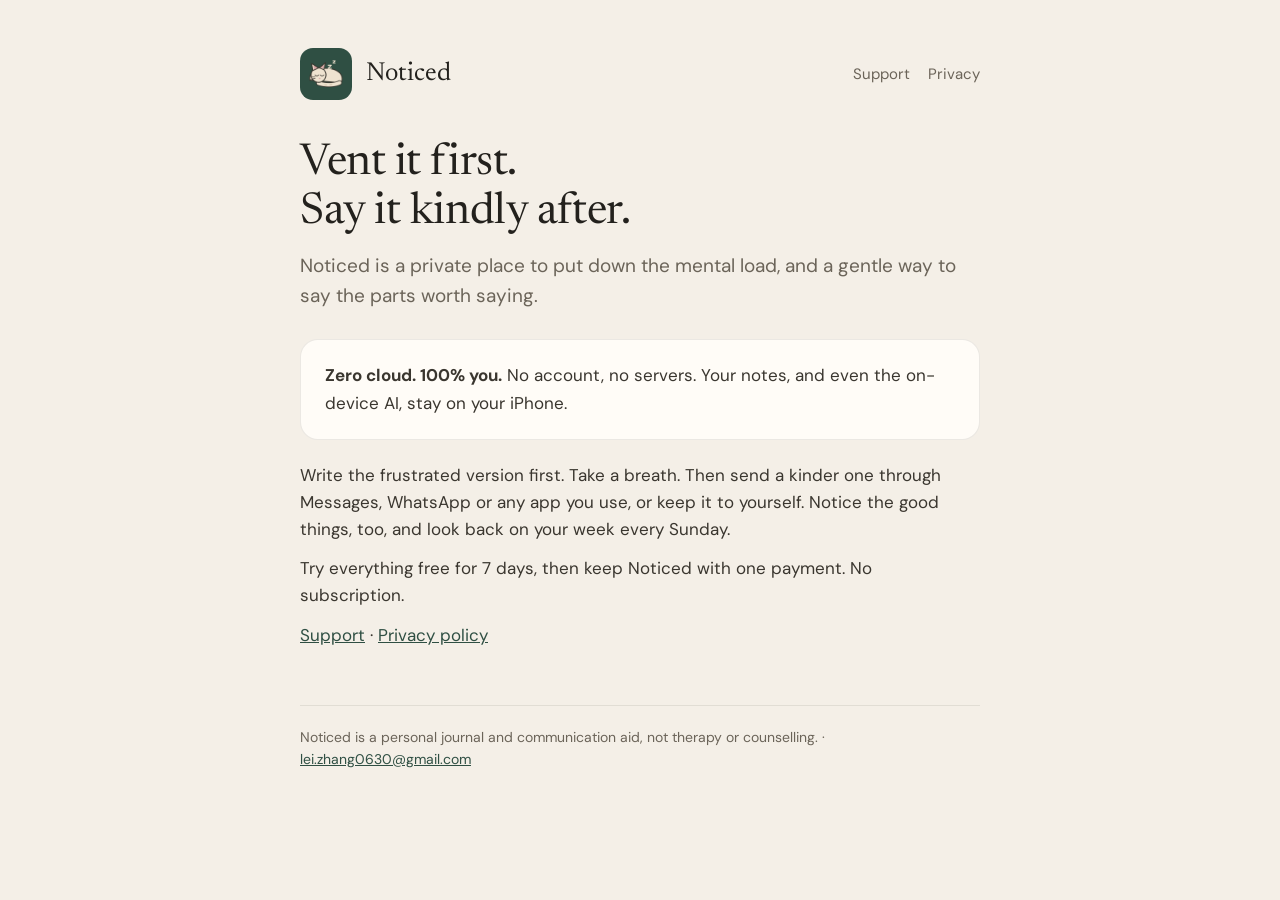
<file: index.html>
<!doctype html>
<html lang="en">
<head>
<meta charset="utf-8">
<meta name="viewport" content="width=device-width, initial-scale=1">
<link rel="icon" href="icon.png">
<link rel="preconnect" href="https://fonts.googleapis.com">
<link rel="preconnect" href="https://fonts.gstatic.com" crossorigin>
<link href="https://fonts.googleapis.com/css2?family=DM+Sans:wght@400;600&family=Newsreader&display=swap" rel="stylesheet">
<link rel="stylesheet" href="style.css">
<title>Noticed — Say it kindly</title>
<meta name="description" content="Vent privately, then say it kindly. A private notes app for the mental load, with on-device AI. Nothing leaves your iPhone.">
</head>
<body><div class="wrap">
<header><img src="icon.png" alt=""><a href="index.html">Noticed</a><nav><a href="support.html" >Support</a><a href="privacy.html" >Privacy</a></nav></header>
<h1>Vent it first.<br>Say it kindly after.</h1>
<p class="lede">Noticed is a private place to put down the mental load, and a gentle way to say the parts worth saying.</p>
<div class="card">
<p><strong>Zero cloud. 100% you.</strong> No account, no servers. Your notes, and even the on-device AI, stay on your iPhone.</p>
</div>
<p>Write the frustrated version first. Take a breath. Then send a kinder one through Messages, WhatsApp or any app you use, or keep it to yourself. Notice the good things, too, and look back on your week every Sunday.</p>
<p>Try everything free for 7 days, then keep Noticed with one payment. No subscription.</p>
<p><a href="support.html">Support</a> · <a href="privacy.html">Privacy policy</a></p>
<footer>Noticed is a personal journal and communication aid, not therapy or counselling. · <a href="mailto:lei.zhang0630@gmail.com">lei.zhang0630@gmail.com</a></footer>
</div></body>
</html>
</file>
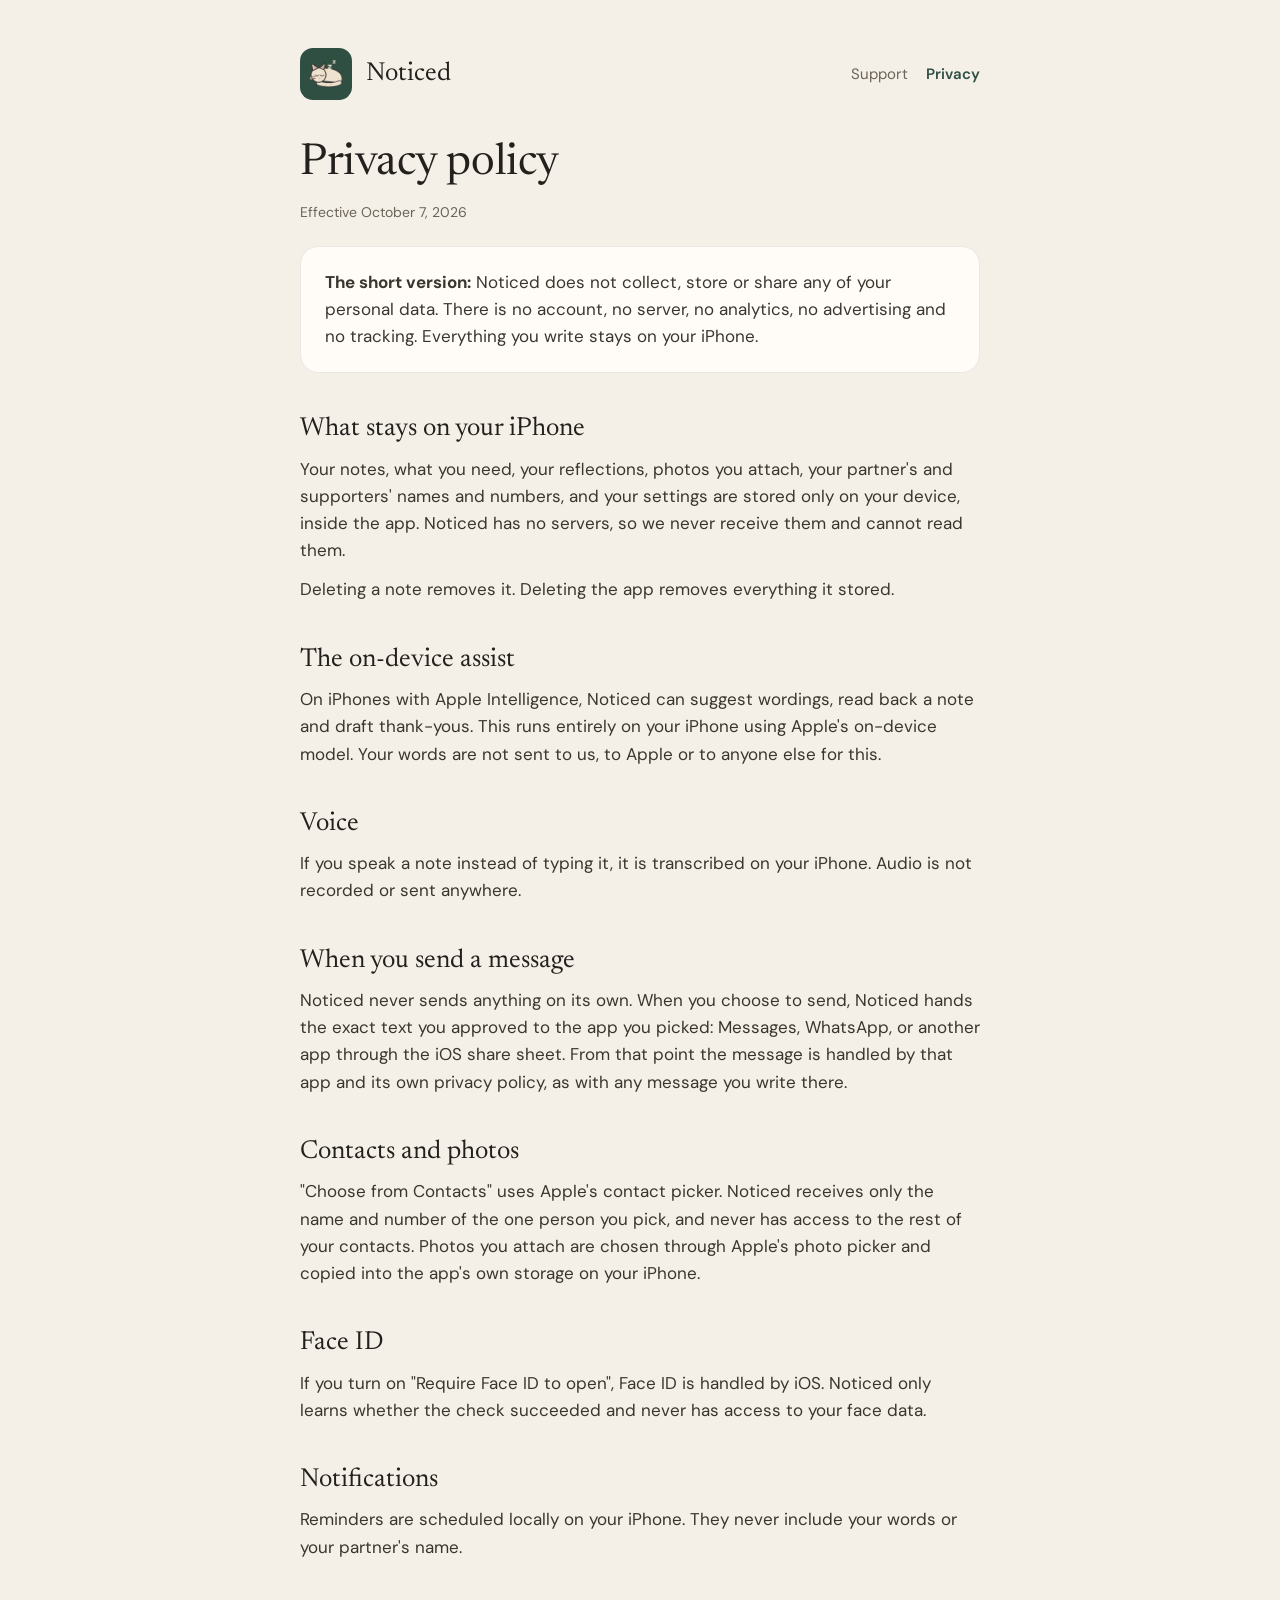
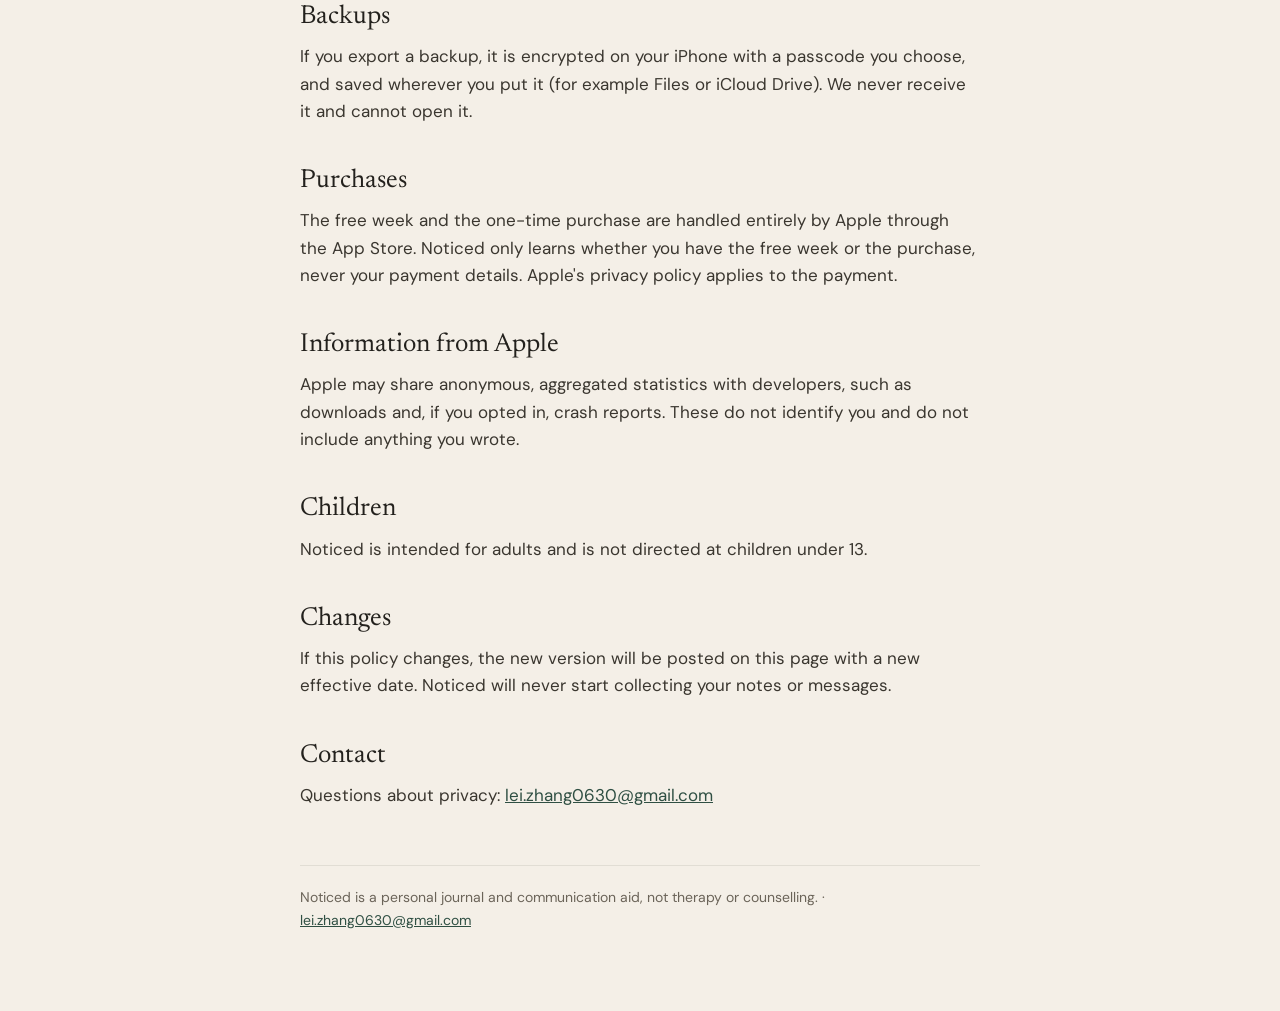
<file: privacy.html>
<!doctype html>
<html lang="en">
<head>
<meta charset="utf-8">
<meta name="viewport" content="width=device-width, initial-scale=1">
<link rel="icon" href="icon.png">
<link rel="preconnect" href="https://fonts.googleapis.com">
<link rel="preconnect" href="https://fonts.gstatic.com" crossorigin>
<link href="https://fonts.googleapis.com/css2?family=DM+Sans:wght@400;600&family=Newsreader&display=swap" rel="stylesheet">
<link rel="stylesheet" href="style.css">
<title>Privacy policy — Noticed</title>
<meta name="description" content="Noticed collects no personal data. Your notes and the on-device AI stay on your iPhone.">
</head>
<body><div class="wrap">
<header><img src="icon.png" alt=""><a href="index.html">Noticed</a><nav><a href="support.html">Support</a><a href="privacy.html" aria-current="page">Privacy</a></nav></header>

<h1>Privacy policy</h1>
<p class="updated">Effective October 7, 2026</p>

<div class="card">
<p><strong>The short version:</strong> Noticed does not collect, store or share any of your personal data. There is no account, no server, no analytics, no advertising and no tracking. Everything you write stays on your iPhone.</p>
</div>

<h2>What stays on your iPhone</h2>
<p>Your notes, what you need, your reflections, photos you attach, your partner's and supporters' names and numbers, and your settings are stored only on your device, inside the app. Noticed has no servers, so we never receive them and cannot read them.</p>
<p>Deleting a note removes it. Deleting the app removes everything it stored.</p>

<h2>The on-device assist</h2>
<p>On iPhones with Apple Intelligence, Noticed can suggest wordings, read back a note and draft thank-yous. This runs entirely on your iPhone using Apple's on-device model. Your words are not sent to us, to Apple or to anyone else for this.</p>

<h2>Voice</h2>
<p>If you speak a note instead of typing it, it is transcribed on your iPhone. Audio is not recorded or sent anywhere.</p>

<h2>When you send a message</h2>
<p>Noticed never sends anything on its own. When you choose to send, Noticed hands the exact text you approved to the app you picked: Messages, WhatsApp, or another app through the iOS share sheet. From that point the message is handled by that app and its own privacy policy, as with any message you write there.</p>

<h2>Contacts and photos</h2>
<p>"Choose from Contacts" uses Apple's contact picker. Noticed receives only the name and number of the one person you pick, and never has access to the rest of your contacts. Photos you attach are chosen through Apple's photo picker and copied into the app's own storage on your iPhone.</p>

<h2>Face ID</h2>
<p>If you turn on "Require Face ID to open", Face ID is handled by iOS. Noticed only learns whether the check succeeded and never has access to your face data.</p>

<h2>Notifications</h2>
<p>Reminders are scheduled locally on your iPhone. They never include your words or your partner's name.</p>

<h2>Backups</h2>
<p>If you export a backup, it is encrypted on your iPhone with a passcode you choose, and saved wherever you put it (for example Files or iCloud Drive). We never receive it and cannot open it.</p>

<h2>Purchases</h2>
<p>The free week and the one-time purchase are handled entirely by Apple through the App Store. Noticed only learns whether you have the free week or the purchase, never your payment details. Apple's privacy policy applies to the payment.</p>

<h2>Information from Apple</h2>
<p>Apple may share anonymous, aggregated statistics with developers, such as downloads and, if you opted in, crash reports. These do not identify you and do not include anything you wrote.</p>

<h2>Children</h2>
<p>Noticed is intended for adults and is not directed at children under 13.</p>

<h2>Changes</h2>
<p>If this policy changes, the new version will be posted on this page with a new effective date. Noticed will never start collecting your notes or messages.</p>

<h2>Contact</h2>
<p>Questions about privacy: <a href="mailto:lei.zhang0630@gmail.com">lei.zhang0630@gmail.com</a></p>

<footer>Noticed is a personal journal and communication aid, not therapy or counselling. · <a href="mailto:lei.zhang0630@gmail.com">lei.zhang0630@gmail.com</a></footer>
</div></body>
</html>
</file>
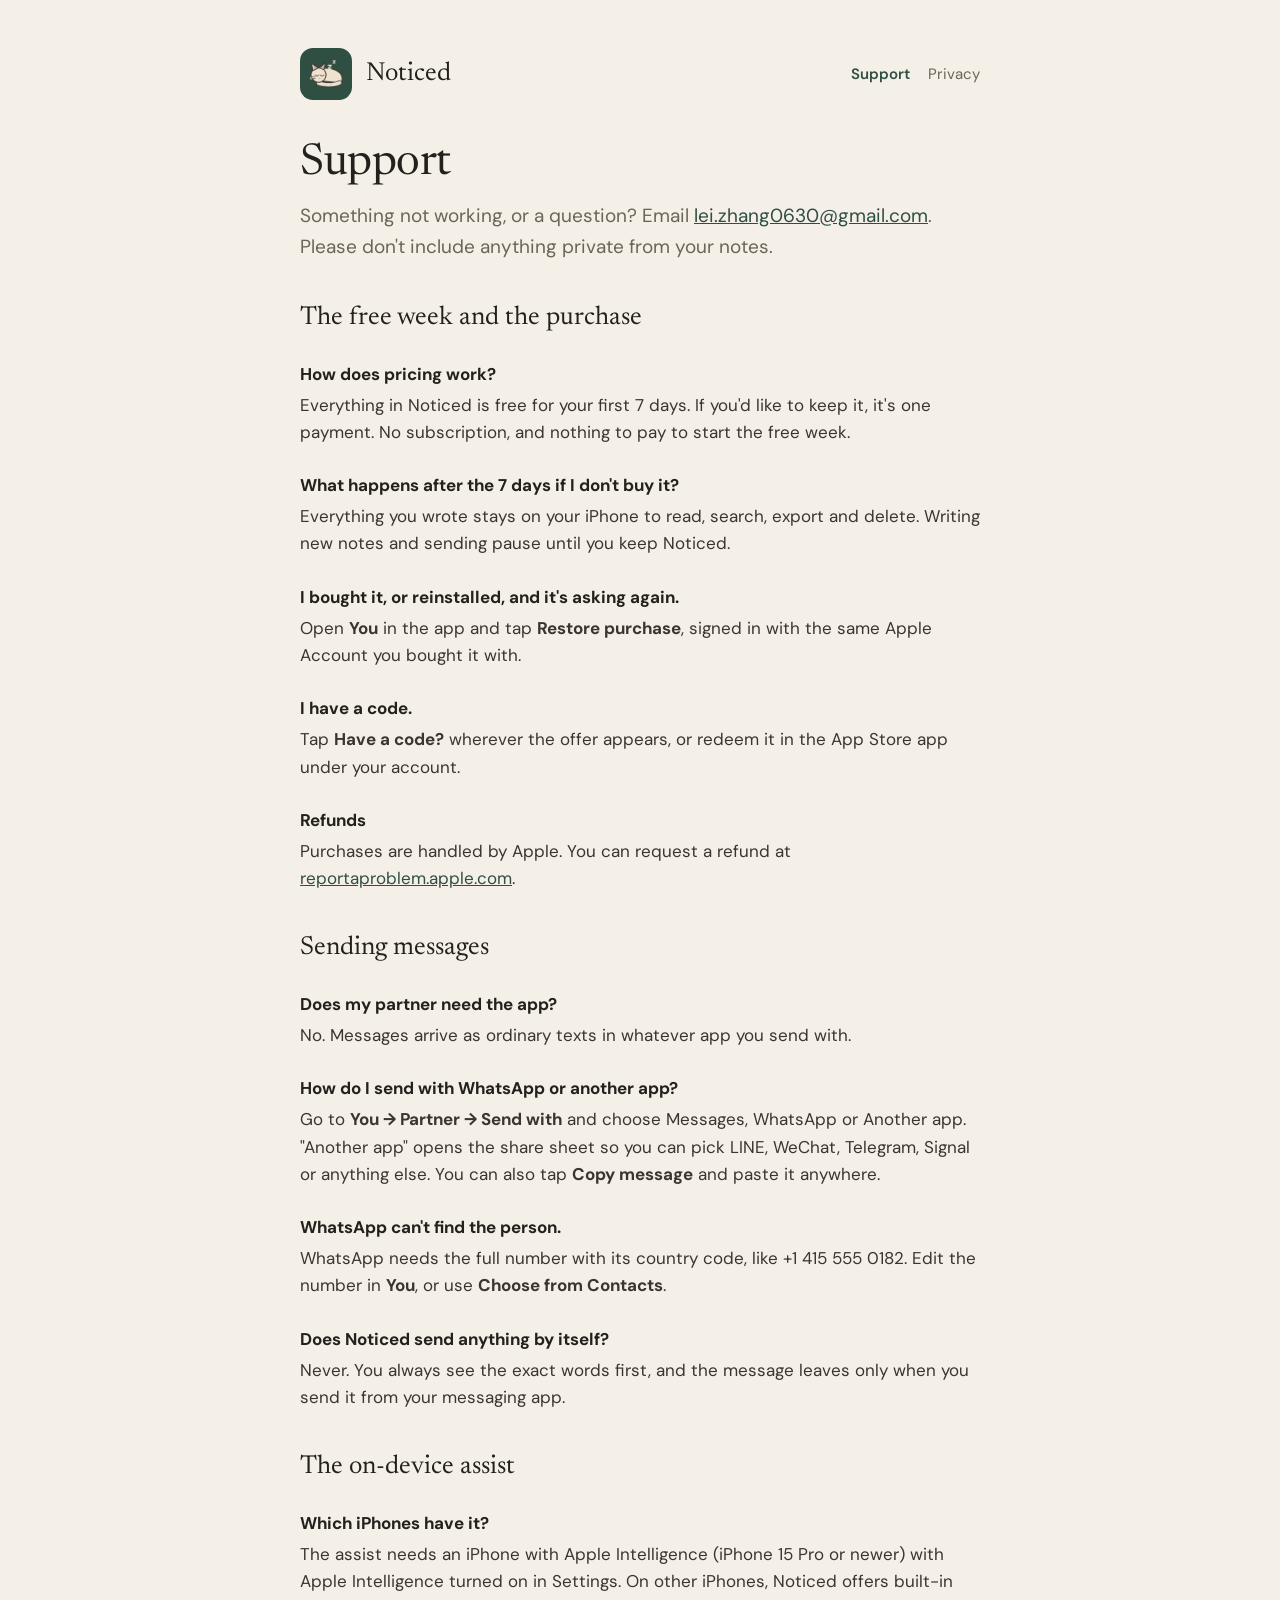
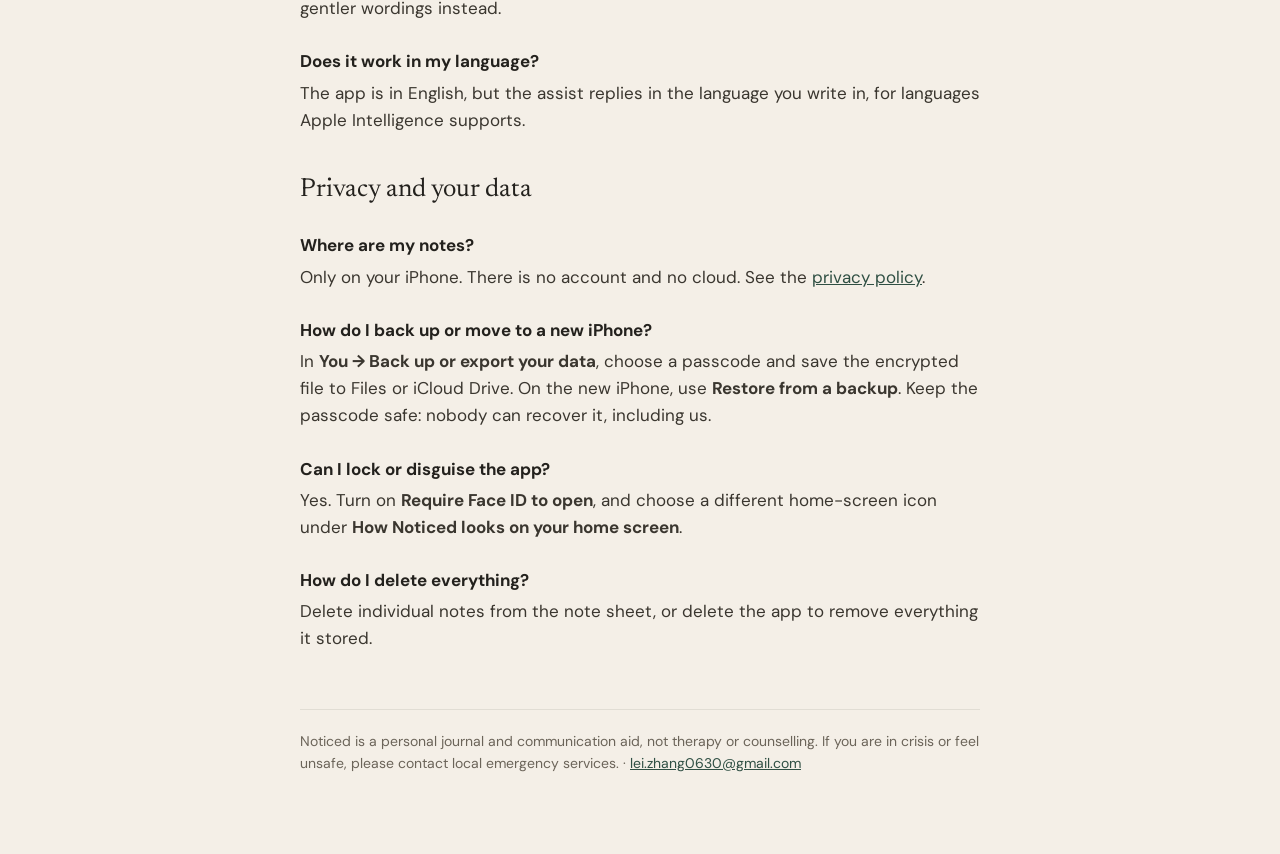
<file: support.html>
<!doctype html>
<html lang="en">
<head>
<meta charset="utf-8">
<meta name="viewport" content="width=device-width, initial-scale=1">
<link rel="icon" href="icon.png">
<link rel="preconnect" href="https://fonts.googleapis.com">
<link rel="preconnect" href="https://fonts.gstatic.com" crossorigin>
<link href="https://fonts.googleapis.com/css2?family=DM+Sans:wght@400;600&family=Newsreader&display=swap" rel="stylesheet">
<link rel="stylesheet" href="style.css">
<title>Support — Noticed</title>
<meta name="description" content="Help with Noticed: the free week, sending, the on-device assist, backups and privacy.">
</head>
<body><div class="wrap">
<header><img src="icon.png" alt=""><a href="index.html">Noticed</a><nav><a href="support.html" aria-current="page">Support</a><a href="privacy.html">Privacy</a></nav></header>

<h1>Support</h1>
<p class="lede">Something not working, or a question? Email <a href="mailto:lei.zhang0630@gmail.com">lei.zhang0630@gmail.com</a>. Please don't include anything private from your notes.</p>

<h2>The free week and the purchase</h2>
<h3>How does pricing work?</h3>
<p>Everything in Noticed is free for your first 7 days. If you'd like to keep it, it's one payment. No subscription, and nothing to pay to start the free week.</p>
<h3>What happens after the 7 days if I don't buy it?</h3>
<p>Everything you wrote stays on your iPhone to read, search, export and delete. Writing new notes and sending pause until you keep Noticed.</p>
<h3>I bought it, or reinstalled, and it's asking again.</h3>
<p>Open <strong>You</strong> in the app and tap <strong>Restore purchase</strong>, signed in with the same Apple Account you bought it with.</p>
<h3>I have a code.</h3>
<p>Tap <strong>Have a code?</strong> wherever the offer appears, or redeem it in the App Store app under your account.</p>
<h3>Refunds</h3>
<p>Purchases are handled by Apple. You can request a refund at <a href="https://reportaproblem.apple.com">reportaproblem.apple.com</a>.</p>

<h2>Sending messages</h2>
<h3>Does my partner need the app?</h3>
<p>No. Messages arrive as ordinary texts in whatever app you send with.</p>
<h3>How do I send with WhatsApp or another app?</h3>
<p>Go to <strong>You → Partner → Send with</strong> and choose Messages, WhatsApp or Another app. "Another app" opens the share sheet so you can pick LINE, WeChat, Telegram, Signal or anything else. You can also tap <strong>Copy message</strong> and paste it anywhere.</p>
<h3>WhatsApp can't find the person.</h3>
<p>WhatsApp needs the full number with its country code, like +1 415 555 0182. Edit the number in <strong>You</strong>, or use <strong>Choose from Contacts</strong>.</p>
<h3>Does Noticed send anything by itself?</h3>
<p>Never. You always see the exact words first, and the message leaves only when you send it from your messaging app.</p>

<h2>The on-device assist</h2>
<h3>Which iPhones have it?</h3>
<p>The assist needs an iPhone with Apple Intelligence (iPhone 15 Pro or newer) with Apple Intelligence turned on in Settings. On other iPhones, Noticed offers built-in gentler wordings instead.</p>
<h3>Does it work in my language?</h3>
<p>The app is in English, but the assist replies in the language you write in, for languages Apple Intelligence supports.</p>

<h2>Privacy and your data</h2>
<h3>Where are my notes?</h3>
<p>Only on your iPhone. There is no account and no cloud. See the <a href="privacy.html">privacy policy</a>.</p>
<h3>How do I back up or move to a new iPhone?</h3>
<p>In <strong>You → Back up or export your data</strong>, choose a passcode and save the encrypted file to Files or iCloud Drive. On the new iPhone, use <strong>Restore from a backup</strong>. Keep the passcode safe: nobody can recover it, including us.</p>
<h3>Can I lock or disguise the app?</h3>
<p>Yes. Turn on <strong>Require Face ID to open</strong>, and choose a different home-screen icon under <strong>How Noticed looks on your home screen</strong>.</p>
<h3>How do I delete everything?</h3>
<p>Delete individual notes from the note sheet, or delete the app to remove everything it stored.</p>

<footer>Noticed is a personal journal and communication aid, not therapy or counselling. If you are in crisis or feel unsafe, please contact local emergency services. · <a href="mailto:lei.zhang0630@gmail.com">lei.zhang0630@gmail.com</a></footer>
</div></body>
</html>
</file>
<file: style.css>
/* Noticed — support and privacy pages. Same palette and type as the app. */
:root {
  --bg: #f4efe7; --card: #fffcf7; --ink: #23211d; --ink2: #3a362f; --muted: #6b6459;
  --accent: #2f4f43; --tint: #e6ece7; --hairline: rgba(35, 33, 29, 0.09);
}
* { box-sizing: border-box; }
html { -webkit-text-size-adjust: 100%; }
body {
  margin: 0; background: var(--bg); color: var(--ink2);
  font: 17px/1.6 "DM Sans", -apple-system, BlinkMacSystemFont, "Segoe UI", Helvetica, Arial, sans-serif;
}
.wrap { max-width: 720px; margin: 0 auto; padding: 48px 20px 80px; }
header { display: flex; align-items: center; gap: 14px; margin-bottom: 40px; }
header img { width: 52px; height: 52px; border-radius: 13px; }
header > a { color: var(--ink); text-decoration: none; font: 26px/1 "Newsreader", Georgia, serif; }
nav { margin-left: auto; display: flex; gap: 18px; font-size: 15px; }
nav a { color: var(--muted); text-decoration: none; }
nav a[aria-current="page"] { color: var(--accent); font-weight: 600; }
h1 { font: 44px/1.12 "Newsreader", Georgia, serif; color: var(--ink); margin: 0 0 12px; letter-spacing: -0.01em; }
h2 { font: 26px/1.25 "Newsreader", Georgia, serif; color: var(--ink); margin: 40px 0 10px; }
h3 { font-size: 17px; color: var(--ink); margin: 26px 0 4px; }
p, li { margin: 0 0 12px; overflow-wrap: anywhere; }
ul { padding-left: 22px; }
a { color: var(--accent); }
.lede { font-size: 19px; color: var(--muted); margin-bottom: 28px; }
.card { background: var(--card); border: 1px solid var(--hairline); border-radius: 18px; padding: 22px 24px; margin: 22px 0; }
.card p:last-child { margin-bottom: 0; }
.updated { font-size: 14px; color: var(--muted); }
footer { margin-top: 56px; padding-top: 20px; border-top: 1px solid var(--hairline); font-size: 14px; color: var(--muted); }
@media (max-width: 520px) { h1 { font-size: 36px; } header { flex-wrap: wrap; } nav { margin-left: 0; width: 100%; } }
</file>
